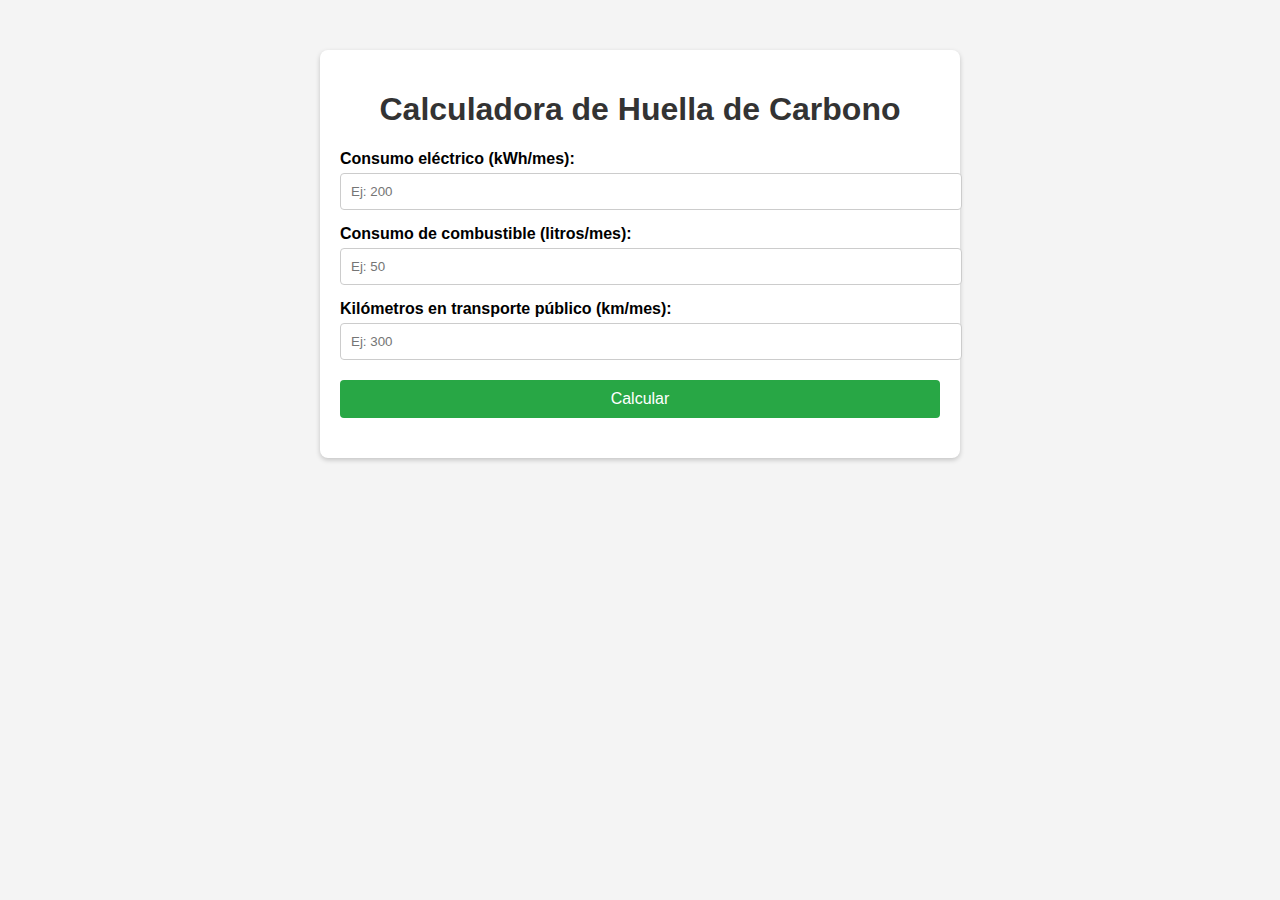
<file: calculadora carbono/index.html>
<!DOCTYPE html>
<html lang="en">
<head>
  <meta charset="UTF-8">
  <meta name="viewport" content="width=device-width, initial-scale=1.0">
  <title>Calculadora de Carbono</title>
  <link rel="stylesheet" href="estilo.css">
</head>
<body>
  <div class="container">
    <h1>Calculadora de Huella de Carbono</h1>
    <form id="carbonForm">
      <label for="electricity">Consumo eléctrico (kWh/mes):</label>
      <input type="number" id="electricity" placeholder="Ej: 200">

      <label for="fuel">Consumo de combustible (litros/mes):</label>
      <input type="number" id="fuel" placeholder="Ej: 50">

      <label for="transport">Kilómetros en transporte público (km/mes):</label>
      <input type="number" id="transport" placeholder="Ej: 300">

      <button type="button" onclick="calculateCarbon()">Calcular</button>
    </form>
    <div id="result"></div>
  </div>

  <script src="script.js"> script.js</script>
</body>
</html>
</file>
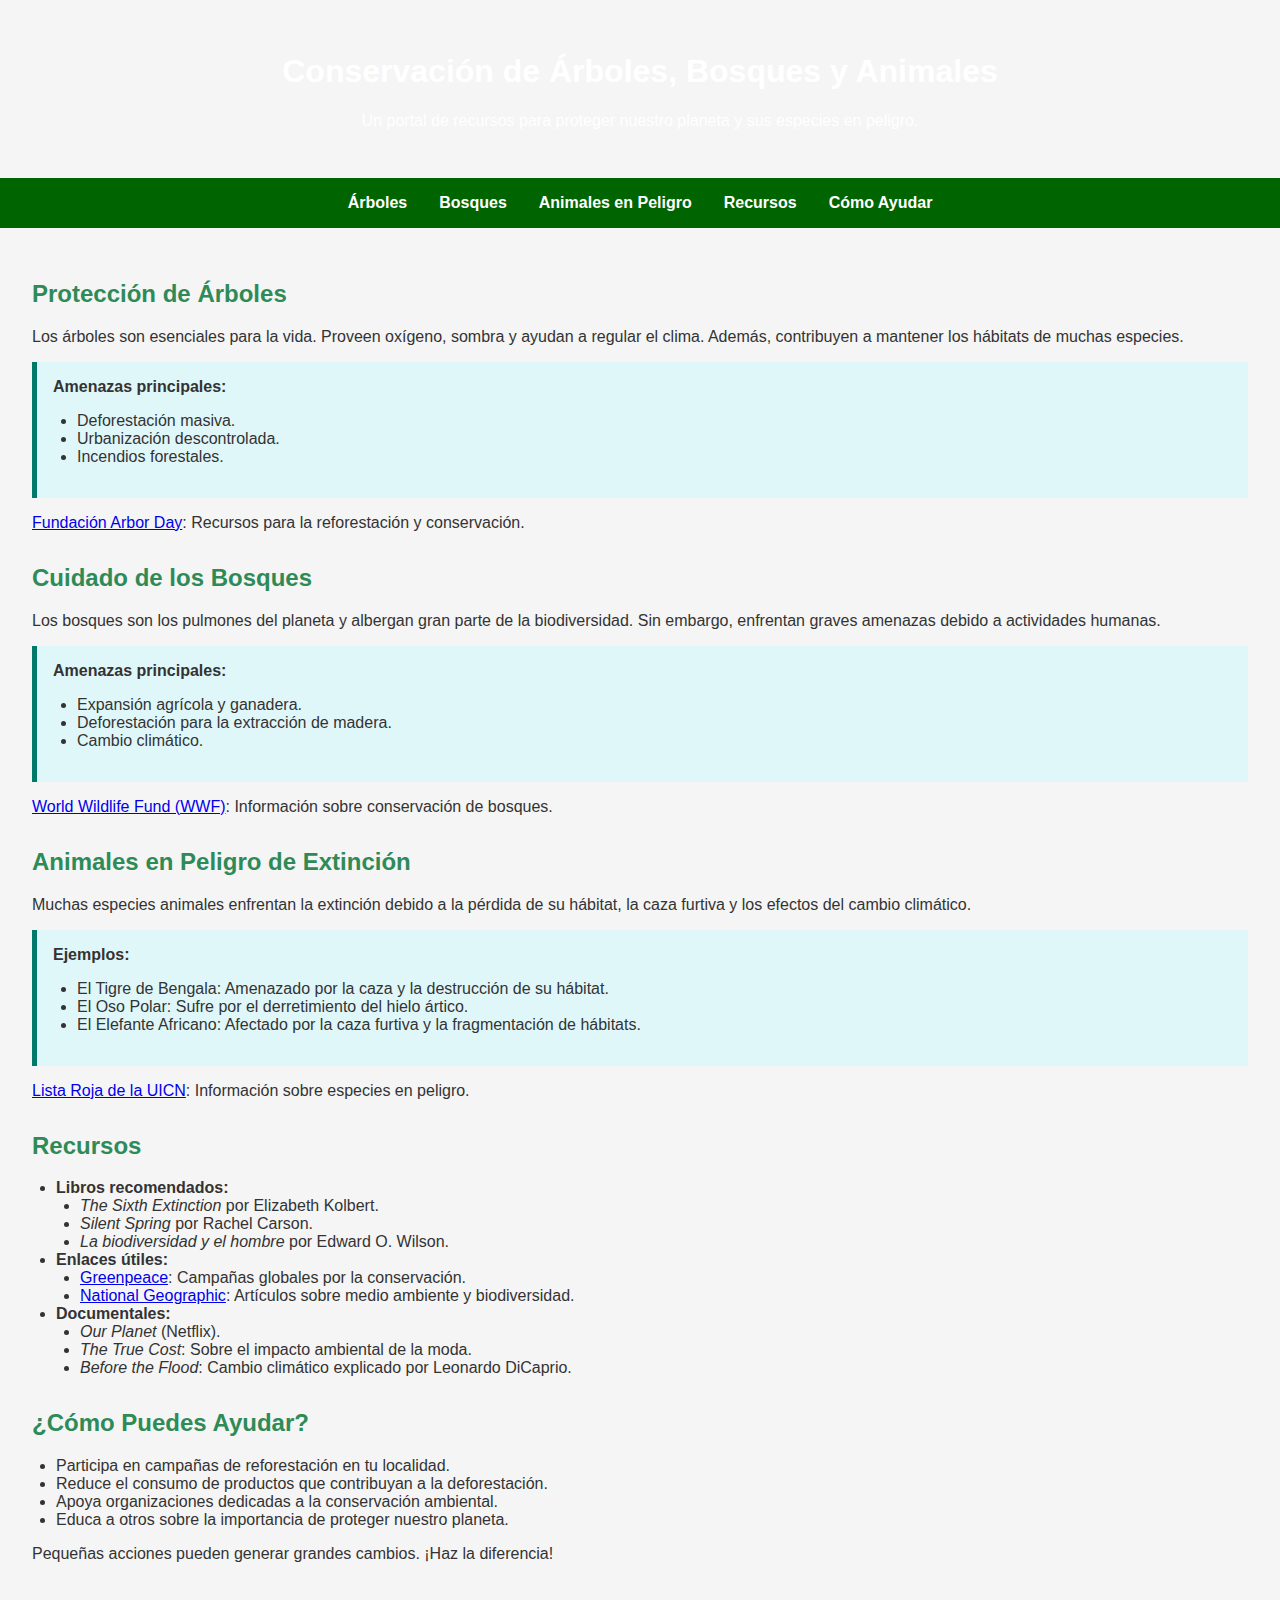
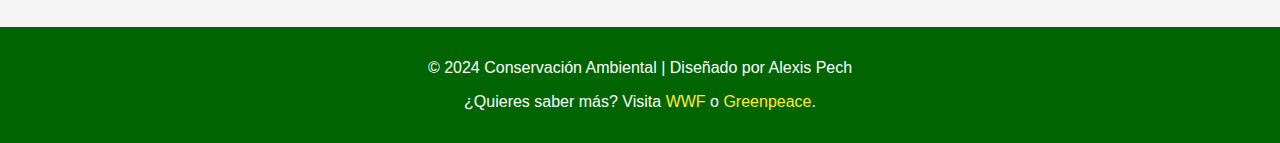
<file: biblioteca de recursos/index13.html>
<!DOCTYPE html>
<html lang="es">
<head>
    <meta charset="UTF-8">
    <meta name="viewport" content="width=device-width, initial-scale=1.0">
    <title>Conservación de Árboles, Bosques y Animales</title>
    <style>
        body {
            font-family: Arial, sans-serif;
            margin: 0;
            padding: 0;
            background-color: #f5f5f5;
            color: #333;
        }
        header {
            background-image: url('https://th.bing.com/th/id/R.d20a9f30d58470a9b1e0b341281bb062?rik=PLlnUm4nxwbpEA&pid=ImgRaw&r=0');
            background-size: cover;
            color: white;
            text-align: center;
            padding: 2rem 0;
        }
        nav {
            background-color: #006400;
            color: white;
            display: flex;
            justify-content: center;
            padding: 1rem 0;
        }
        nav a {
            color: white;
            text-decoration: none;
            margin: 0 1rem;
            font-weight: bold;
        }
        nav a:hover {
            text-decoration: underline;
        }
        main {
            padding: 2rem;
        }
        section {
            margin-bottom: 2rem;
        }
        h2 {
            color: #2e8b57;
        }
        ul {
            list-style-type: disc;
            padding-left: 1.5rem;
        }
        .highlight {
            background-color: #e0f7fa;
            padding: 1rem;
            border-left: 5px solid #00796b;
            margin-bottom: 1rem;
        }
        footer {
            background-color: #006400;
            color: white;
            text-align: center;
            padding: 1rem 0;
        }
        footer a {
            color: #ffeb3b;
            text-decoration: none;
        }
        footer a:hover {
            text-decoration: underline;
        }
    </style>
</head>
<body>
    <header>
        <h1>Conservación de Árboles, Bosques y Animales</h1>
        <p>Un portal de recursos para proteger nuestro planeta y sus especies en peligro.</p>
    </header>

    <nav>
        <a href="#arboles">Árboles</a>
        <a href="#bosques">Bosques</a>
        <a href="#animales">Animales en Peligro</a>
        <a href="#recursos">Recursos</a>
        <a href="#como-ayudar">Cómo Ayudar</a>
    </nav>

    <main>
        <section id="arboles">
            <h2>Protección de Árboles</h2>
            <p>Los árboles son esenciales para la vida. Proveen oxígeno, sombra y ayudan a regular el clima. Además, contribuyen a mantener los hábitats de muchas especies.</p>
            <div class="highlight">
                <strong>Amenazas principales:</strong>
                <ul>
                    <li>Deforestación masiva.</li>
                    <li>Urbanización descontrolada.</li>
                    <li>Incendios forestales.</li>
                </ul>
            </div>
            <p><a href="https://www.arborday.org/" target="_blank">Fundación Arbor Day</a>: Recursos para la reforestación y conservación.</p>
        </section>

        <section id="bosques">
            <h2>Cuidado de los Bosques</h2>
            <p>Los bosques son los pulmones del planeta y albergan gran parte de la biodiversidad. Sin embargo, enfrentan graves amenazas debido a actividades humanas.</p>
            <div class="highlight">
                <strong>Amenazas principales:</strong>
                <ul>
                    <li>Expansión agrícola y ganadera.</li>
                    <li>Deforestación para la extracción de madera.</li>
                    <li>Cambio climático.</li>
                </ul>
            </div>
            <p><a href="https://www.worldwildlife.org/" target="_blank">World Wildlife Fund (WWF)</a>: Información sobre conservación de bosques.</p>
        </section>

        <section id="animales">
            <h2>Animales en Peligro de Extinción</h2>
            <p>Muchas especies animales enfrentan la extinción debido a la pérdida de su hábitat, la caza furtiva y los efectos del cambio climático.</p>
            <div class="highlight">
                <strong>Ejemplos:</strong>
                <ul>
                    <li>El Tigre de Bengala: Amenazado por la caza y la destrucción de su hábitat.</li>
                    <li>El Oso Polar: Sufre por el derretimiento del hielo ártico.</li>
                    <li>El Elefante Africano: Afectado por la caza furtiva y la fragmentación de hábitats.</li>
                </ul>
            </div>
            <p><a href="https://www.iucnredlist.org/" target="_blank">Lista Roja de la UICN</a>: Información sobre especies en peligro.</p>
        </section>

        <section id="recursos">
            <h2>Recursos</h2>
            <ul>
                <li><strong>Libros recomendados:</strong>
                    <ul>
                        <li><em>The Sixth Extinction</em> por Elizabeth Kolbert.</li>
                        <li><em>Silent Spring</em> por Rachel Carson.</li>
                        <li><em>La biodiversidad y el hombre</em> por Edward O. Wilson.</li>
                    </ul>
                </li>
                <li><strong>Enlaces útiles:</strong>
                    <ul>
                        <li><a href="https://www.greenpeace.org/" target="_blank">Greenpeace</a>: Campañas globales por la conservación.</li>
                        <li><a href="https://www.nationalgeographic.com/environment/" target="_blank">National Geographic</a>: Artículos sobre medio ambiente y biodiversidad.</li>
                    </ul>
                </li>
                <li><strong>Documentales:</strong>
                    <ul>
                        <li><em>Our Planet</em> (Netflix).</li>
                        <li><em>The True Cost</em>: Sobre el impacto ambiental de la moda.</li>
                        <li><em>Before the Flood</em>: Cambio climático explicado por Leonardo DiCaprio.</li>
                    </ul>
                </li>
            </ul>
        </section>

        <section id="como-ayudar">
            <h2>¿Cómo Puedes Ayudar?</h2>
            <ul>
                <li>Participa en campañas de reforestación en tu localidad.</li>
                <li>Reduce el consumo de productos que contribuyan a la deforestación.</li>
                <li>Apoya organizaciones dedicadas a la conservación ambiental.</li>
                <li>Educa a otros sobre la importancia de proteger nuestro planeta.</li>
            </ul>
            <p>Pequeñas acciones pueden generar grandes cambios. ¡Haz la diferencia!</p>
        </section>
    </main>

    <footer>
        <p>&copy; 2024 Conservación Ambiental | Diseñado por Alexis Pech</p>
        <p>¿Quieres saber más? Visita <a href="https://www.wwf.org/" target="_blank">WWF</a> o <a href="https://www.greenpeace.org/" target="_blank">Greenpeace</a>.</p>
    </footer>
</body>
</html>
</file>
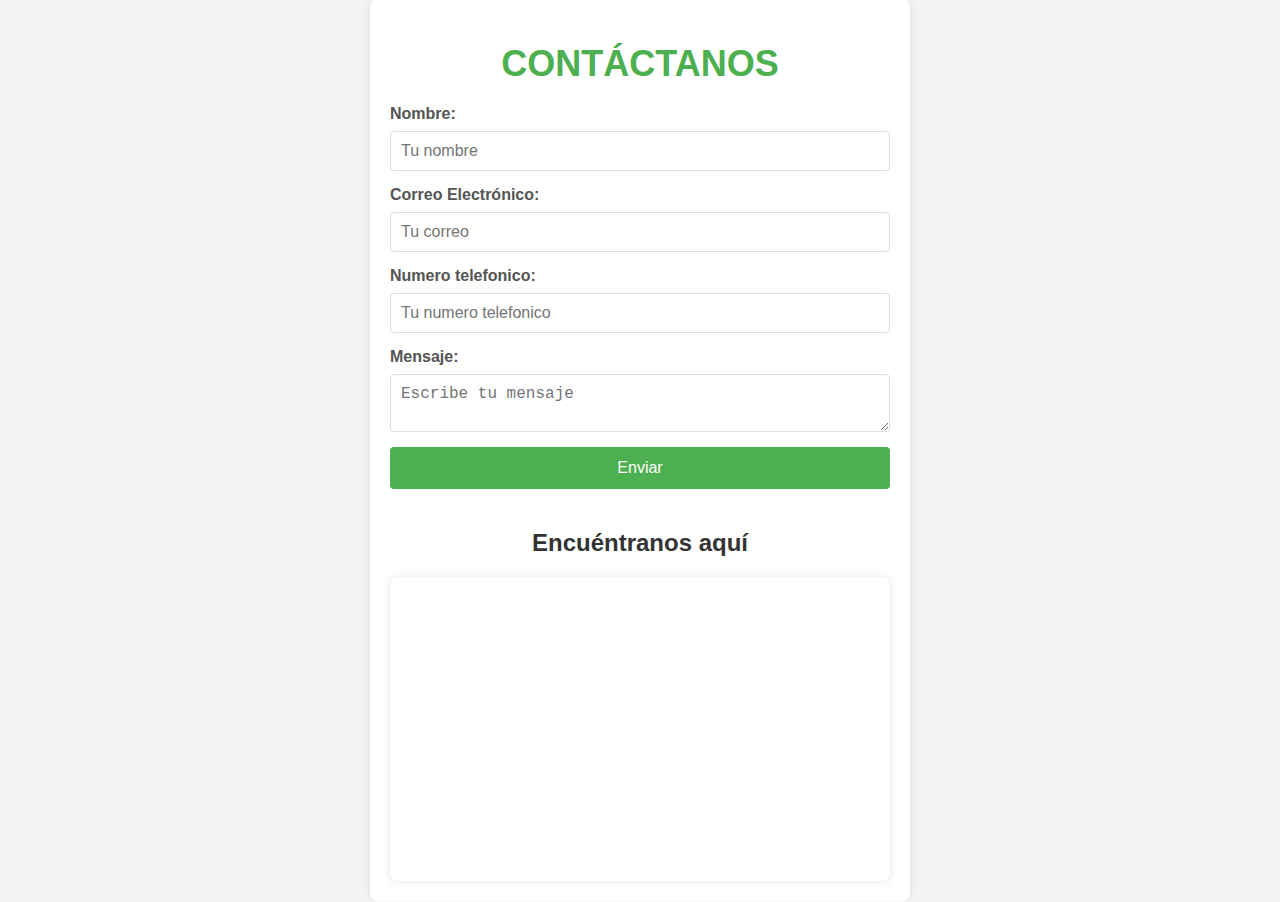
<file: Contactanos/index4.html>
<!DOCTYPE html>
<html lang="es">
<head>
    <meta charset="UTF-8">
    <meta name="viewport" content="width=device-width, initial-scale=1.0">
    <title>Contáctanos</title>
    <link rel="stylesheet" href="estilos.css">
</head>
<body>
    <div class="container">
        <h1>Contáctanos</h1>
        <form id="contact-form" class="contact-form">
            <label for="name">Nombre:</label>
            <input type="text" id="name" name="name" placeholder="Tu nombre" required>

            <label for="email">Correo Electrónico:</label>
            <input type="email" id="email" name="email" placeholder="Tu correo" required>

            <label for="numero telefonico">Numero telefonico:</label>
            <input type="numero telefonico" id="numero telefonico" name="numero telefonico" placeholder="Tu numero telefonico" required>

            <label for="message">Mensaje:</label>
            <textarea id="message" name="message" placeholder="Escribe tu mensaje" required></textarea>


            <button type="submit">Enviar</button>
        </form>
        <div id="response-message"></div>

        <!-- Ubicación de Google Maps -->
        <h2>Encuéntranos aquí</h2>
        <div class="map-container">
            <iframe 
                src="https://www.google.com/maps/embed?pb=!1m18!1m12!1m3!1d3153.9183316731755!2d-122.08574968468155!3d37.42199997982559!2m3!1f0!2f0!3f0!3m2!1i1024!2i768!4f13.1!3m3!1m2!1s0x808fb0c47b3df3af%3A0x14f6a7e740c06058!2sGoogleplex!5e0!3m2!1ses!2smx!4v1695572335076!5m2!1ses!2smx" 
                width="100%" 
                height="300" 
                style="border:0;" 
                allowfullscreen="" 
                loading="lazy" 
                referrerpolicy="no-referrer-when-downgrade">
            </iframe>
        </div>
    </div>

    <script src="script.js"></script>
</body>
</html>
</file>
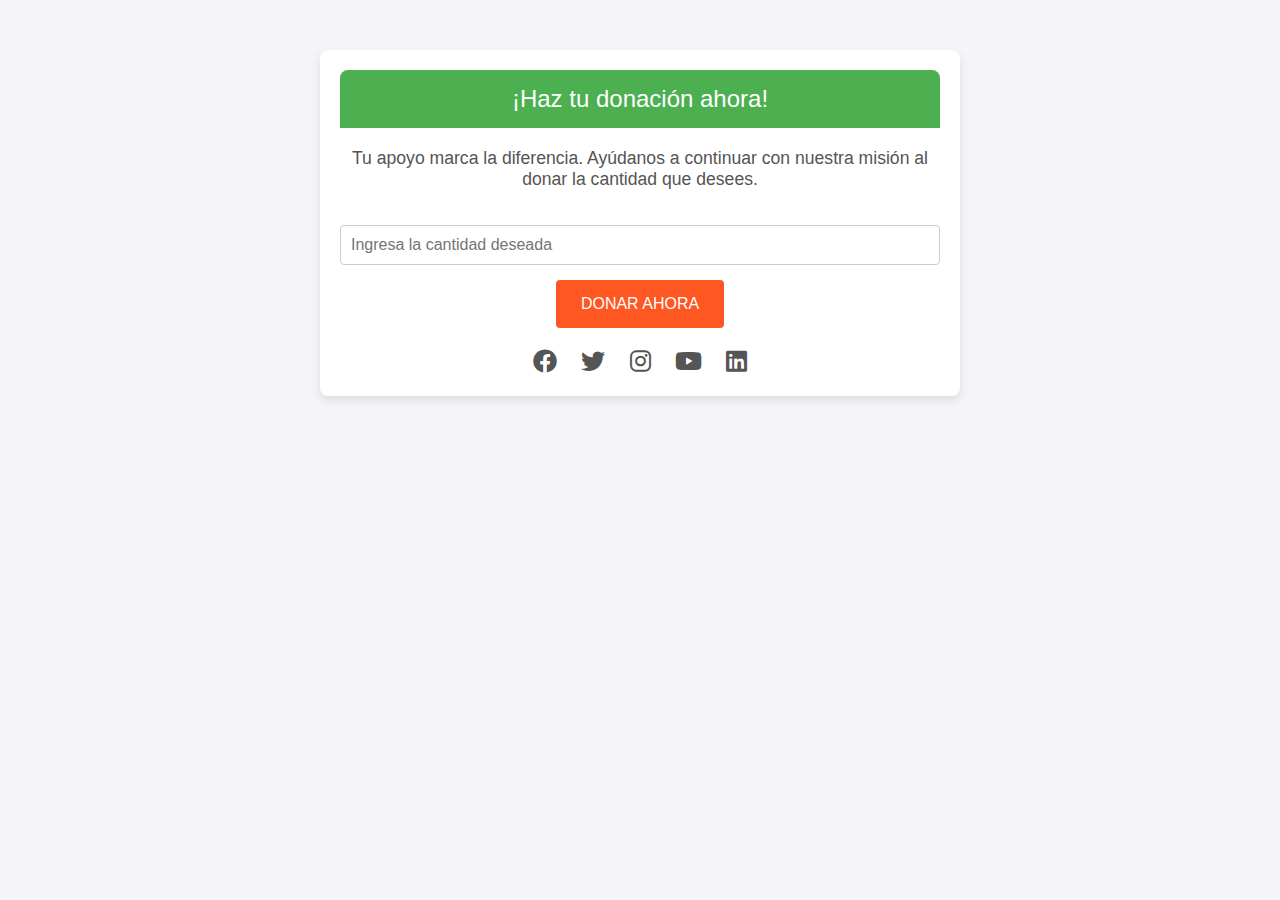
<file: donar ahora bosques/index10.html>
<!DOCTYPE html>
<html lang="en">
<head>
    <meta charset="UTF-8">
    <meta name="viewport" content="width=device-width, initial-scale=1.0">
    <title>Donar Ahora</title>
    <link href="https://cdnjs.cloudflare.com/ajax/libs/font-awesome/6.0.0-beta3/css/all.min.css" rel="stylesheet">
    <style>
        body {
            font-family: Arial, sans-serif;
            margin: 0;
            padding: 0;
            background-color: #f4f4f9;
        }
        .donate-container {
            max-width: 600px;
            margin: 50px auto;
            background: #ffffff;
            border-radius: 8px;
            box-shadow: 0 4px 10px rgba(0, 0, 0, 0.1);
            padding: 20px;
            text-align: center;
        }
        .donate-header {
            background: #4CAF50;
            color: white;
            padding: 15px;
            border-radius: 8px 8px 0 0;
            font-size: 1.5em;
        }
        .donate-description {
            margin: 20px 0;
            color: #555;
            font-size: 1.1em;
        }
        .donate-button {
            background-color: #ff5722;
            color: white;
            border: none;
            padding: 15px 25px;
            font-size: 1em;
            border-radius: 4px;
            cursor: pointer;
            text-transform: uppercase;
        }
        .donate-button:hover {
            background-color: #e64a19;
        }
        .amount-input {
            margin: 15px 0;
            padding: 10px;
            font-size: 1em;
            width: 100%;
            border: 1px solid #ccc;
            border-radius: 4px;
            box-sizing: border-box;
        }
        .thank-you-message {
            display: none;
            margin-top: 20px;
            font-size: 1.2em;
            color: #4CAF50;
        }
        .social-links {
            margin-top: 20px;
        }
        .social-links a {
            margin: 0 10px;
            text-decoration: none;
            color: #555;
            font-size: 1.5em;
            transition: color 0.3s;
        }
        .social-links a:hover {
            color: #4CAF50;
        }
    </style>
</head>
<body>

    <div class="donate-container">
        <div class="donate-header">
            ¡Haz tu donación ahora!
        </div>
        <p class="donate-description">
            Tu apoyo marca la diferencia. Ayúdanos a continuar con nuestra misión al donar la cantidad que desees.
        </p>
        <form id="donation-form" action="https://www.paypal.com/donate" method="post">
            <input 
                type="number" 
                name="amount" 
                class="amount-input" 
                placeholder="Ingresa la cantidad deseada" 
                min="1" 
                required>
            <button type="submit" class="donate-button">Donar Ahora</button>
        </form>
        <div class="thank-you-message" id="thank-you-message">
            ¡Gracias por tu donación! Te invitamos a seguirnos en nuestras redes sociales para conocer más sobre nuestro trabajo.
        </div>
        <div class="social-links">
            <a href="https://www.facebook.com/" target="_blank"><i class="fab fa-facebook"></i></a>
            <a href="https://www.twitter.com/" target="_blank"><i class="fab fa-twitter"></i></a>
            <a href="https://www.instagram.com/" target="_blank"><i class="fab fa-instagram"></i></a>
            <a href="https://www.youtube.com/" target="_blank"><i class="fab fa-youtube"></i></a>
            <a href="https://www.linkedin.com/" target="_blank"><i class="fab fa-linkedin"></i></a>
        </div>
    </div>

    <script>
        // Simular el agradecimiento tras enviar el formulario
        const form = document.getElementById('donation-form');
        const thankYouMessage = document.getElementById('thank-you-message');

        form.addEventListener('submit', function(event) {
            event.preventDefault();
            thankYouMessage.style.display = 'block';
            form.style.display = 'none';
        });
    </script>

</body>
</html>
</file>
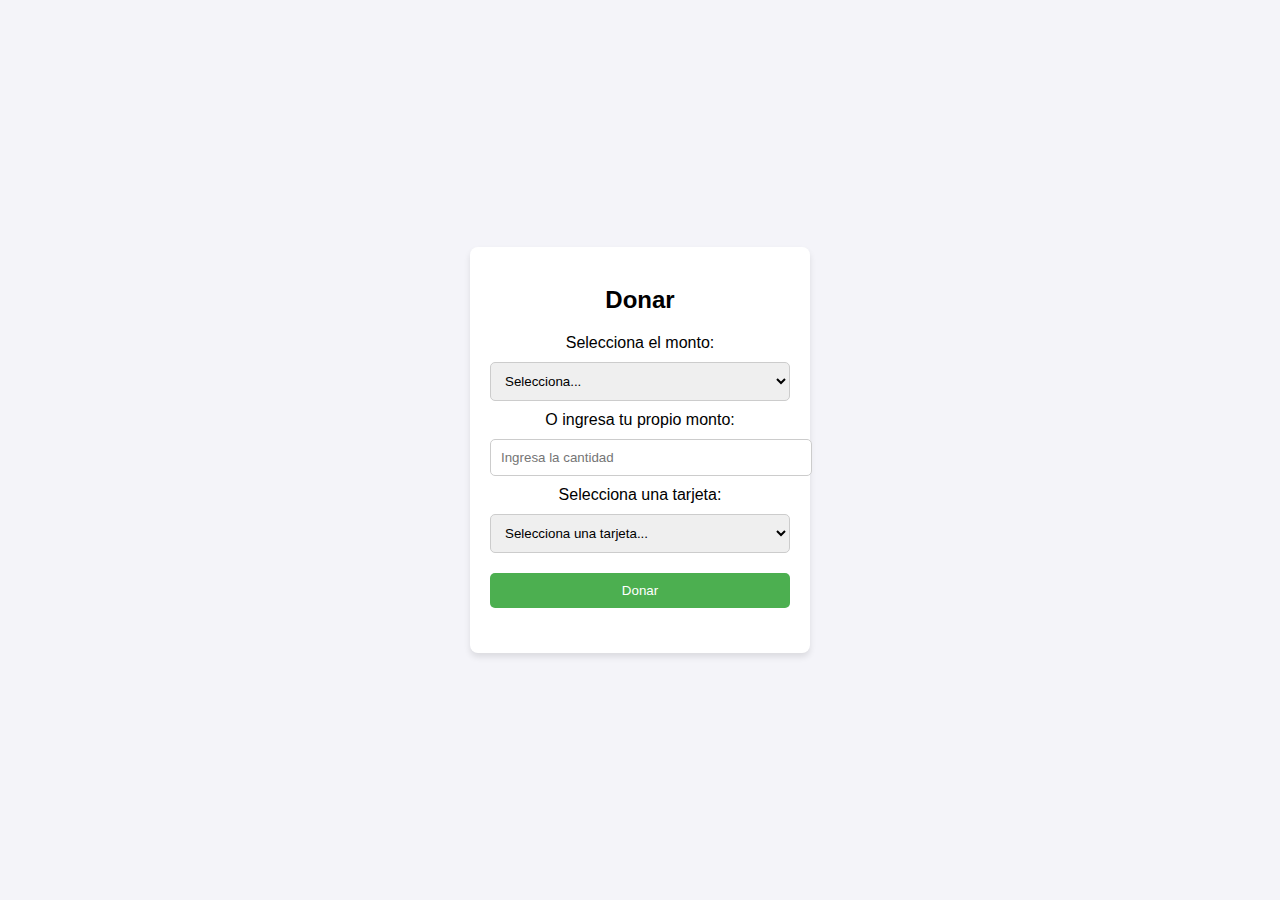
<file: donar bosques/index6.html>
<!DOCTYPE html>
<html lang="es">
<head>
    <meta charset="UTF-8">
    <meta name="viewport" content="width=device-width, initial-scale=1.0">
    <title>Donar</title>
    <style>
        body {
            font-family: Arial, sans-serif;
            background-color: #f4f4f9;
            display: flex;
            justify-content: center;
            align-items: center;
            height: 100vh;
            margin: 0;
        }
        .donation-container {
            background: #fff;
            padding: 20px;
            border-radius: 8px;
            box-shadow: 0 4px 6px rgba(0, 0, 0, 0.1);
            width: 300px;
            text-align: center;
        }
        h2 {
            margin-bottom: 20px;
        }
        select, input, button {
            width: 100%;
            padding: 10px;
            margin: 10px 0;
            border: 1px solid #ccc;
            border-radius: 5px;
        }
        button {
            background-color: #4caf50;
            color: #fff;
            border: none;
            cursor: pointer;
            transition: background-color 0.3s ease;
        }
        button:hover {
            background-color: #45a049;
        }
        .message {
            margin-top: 15px;
            font-weight: bold;
            color: #333;
        }
    </style>
</head>
<body>
    <div class="donation-container">
        <h2>Donar</h2>
        <label for="amount">Selecciona el monto:</label>
        <select id="amount">
            <option value="">Selecciona...</option>
            <option value="50">50 pesos</option>
            <option value="100">100 pesos</option>
            <option value="200">200 pesos</option>
            <option value="300">300 pesos</option>
            <option value="1000">1000 pesos</option>
        </select>

        <label for="custom-amount">O ingresa tu propio monto:</label>
        <input type="number" id="custom-amount" placeholder="Ingresa la cantidad" min="1">

        <label for="card">Selecciona una tarjeta:</label>
        <select id="card">
            <option value="">Selecciona una tarjeta...</option>
            <option value="BBVA: 5701-8441-7009-1234">BBVA: 5701-8441-7009-1234</option>
            <option value="Santander: 4580-5091-1143-5678">Santander: 4580-5091-1143-5678</option>
            <option value="2325-8102-6701-9101">HSBC: 2325-8102-6701-9101</option>
        </select>

        <button id="donate-btn">Donar</button>

        <div class="message" id="message"></div>
    </div>

    <script>
        document.getElementById("donate-btn").addEventListener("click", function() {
            const selectedAmount = document.getElementById("amount").value;
            const customAmount = document.getElementById("custom-amount").value;
            const card = document.getElementById("card").value;
            const messageDiv = document.getElementById("message");

            let amount;

            if (customAmount) {
                amount = parseFloat(customAmount);
                if (isNaN(amount) || amount <= 0) {
                    messageDiv.textContent = "Por favor, ingresa un monto válido.";
                    messageDiv.style.color = "red";
                    return;
                }
            } else if (selectedAmount) {
                amount = parseFloat(selectedAmount);
            } else {
                messageDiv.textContent = "Por favor, selecciona un monto o ingresa uno.";
                messageDiv.style.color = "red";
                return;
            }

            if (!card) {
                messageDiv.textContent = "Por favor, selecciona una tarjeta.";
                messageDiv.style.color = "red";
                return;
            }

            messageDiv.textContent = `¡Gracias por tu donación de ${amount} pesos usando la tarjeta terminada en ${card.slice(-4)}!`;
            messageDiv.style.color = "green";
        });
    </script>
</body>
</html>
</file>
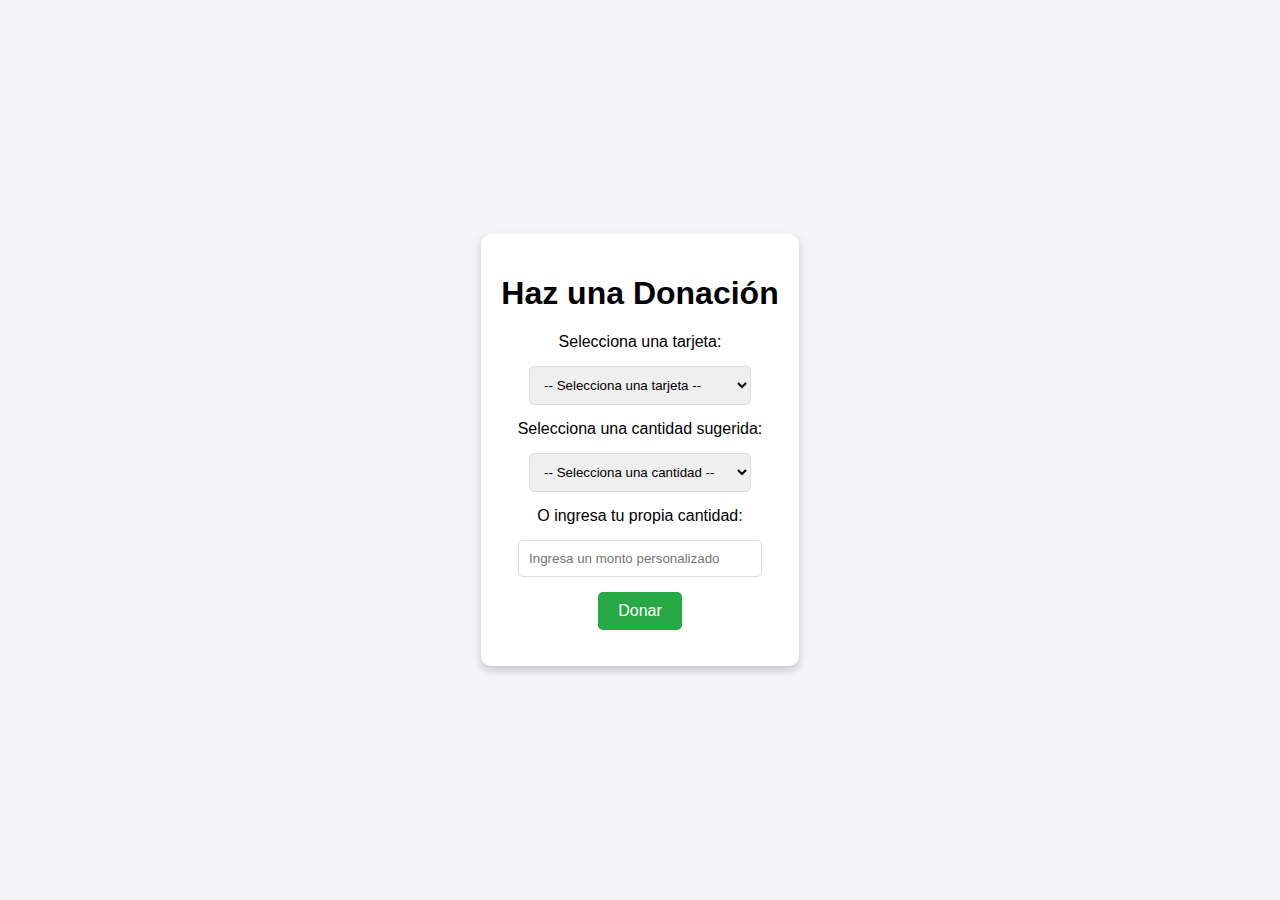
<file: donar/index2.html>
<!DOCTYPE html>
<html lang="en">
<head>
  <meta charset="UTF-8">
  <meta name="viewport" content="width=device-width, initial-scale=1.0">
  <title>Donaciones</title>
  <style>
    body {
      font-family: Arial, sans-serif;
      display: flex;
      justify-content: center;
      align-items: center;
      height: 100vh;
      margin: 0;
      background-color: #f4f4f9;
    }
    .container {
      background: #ffffff;
      padding: 20px;
      border-radius: 10px;
      box-shadow: 0 4px 10px rgba(0, 0, 0, 0.2);
      max-width: 400px;
      text-align: center;
    }
    select, input[type="number"] {
      width: 80%;
      padding: 10px;
      margin: 15px 0;
      border: 1px solid #ddd;
      border-radius: 5px;
    }
    button {
      background-color: #28a745;
      color: white;
      border: none;
      padding: 10px 20px;
      border-radius: 5px;
      cursor: pointer;
      font-size: 16px;
    }
    button:hover {
      background-color: #218838;
    }
    .response {
      margin-top: 15px;
      font-weight: bold;
      color: #333;
    }
  </style>
</head>
<body>
  <div class="container">
    <h1>Haz una Donación</h1>
    <form id="donationForm">
      <!-- Selección de tarjeta -->
      <label for="account">Selecciona una tarjeta:</label><br>
      <select id="account" name="account">
        <option value="" disabled selected>-- Selecciona una tarjeta --</option>
        <option value="5701-8441-7009-1234">BBVA: 5701-8441-7009-1234</option>
        <option value="4580-5091-1143-5678">Santander: 4580-5091-1143-5678</option>
        <option value="2325-8102-6701-9101">HSBC: 2325-8102-6701-9101</option>
      </select><br>

      <!-- Selección de cantidad sugerida -->
      <label for="suggestedAmount">Selecciona una cantidad sugerida:</label><br>
      <select id="suggestedAmount" name="suggestedAmount" onchange="clearCustomAmount()">
        <option value="" disabled selected>-- Selecciona una cantidad --</option>
        <option value="10">10 pesos</option>
        <option value="20">20 pesos</option>
        <option value="1000">1000 pesos</option>
        <option value="5000">5000 pesos</option>
        <option value="10000">10000 pesos</option>
      </select><br>

      <!-- Cantidad personalizada -->
      <label for="customAmount">O ingresa tu propia cantidad:</label><br>
      <input type="number" id="customAmount" name="customAmount" placeholder="Ingresa un monto personalizado" min="1" onchange="clearSuggestedAmount()"><br>
      
      <button type="button" onclick="simulateDonation()">Donar</button>
    </form>
    <p id="response" class="response"></p>
  </div>

  <script>
    // Limpiar la cantidad personalizada si se selecciona una cantidad sugerida
    function clearCustomAmount() {
      document.getElementById('customAmount').value = '';
    }

    // Limpiar la cantidad sugerida si se ingresa una cantidad personalizada
    function clearSuggestedAmount() {
      document.getElementById('suggestedAmount').value = '';
    }

    // Simular la donación
    function simulateDonation() {
      const account = document.getElementById('account').value;
      const suggestedAmount = document.getElementById('suggestedAmount').value;
      const customAmount = document.getElementById('customAmount').value;
      const amount = customAmount || suggestedAmount; // Usar cantidad personalizada o sugerida

      if (account && amount > 0) {
        const responseMessage = `¡Gracias por tu donación de $${amount} a la tarjeta ${account}! Tu apoyo es importante.`;
        document.getElementById('response').innerText = responseMessage;
      } else {
        document.getElementById('response').innerText = 'Por favor, selecciona una tarjeta y/o ingresa una cantidad válida.';
      }
    }
  </script>
</body>
</html>
</file>
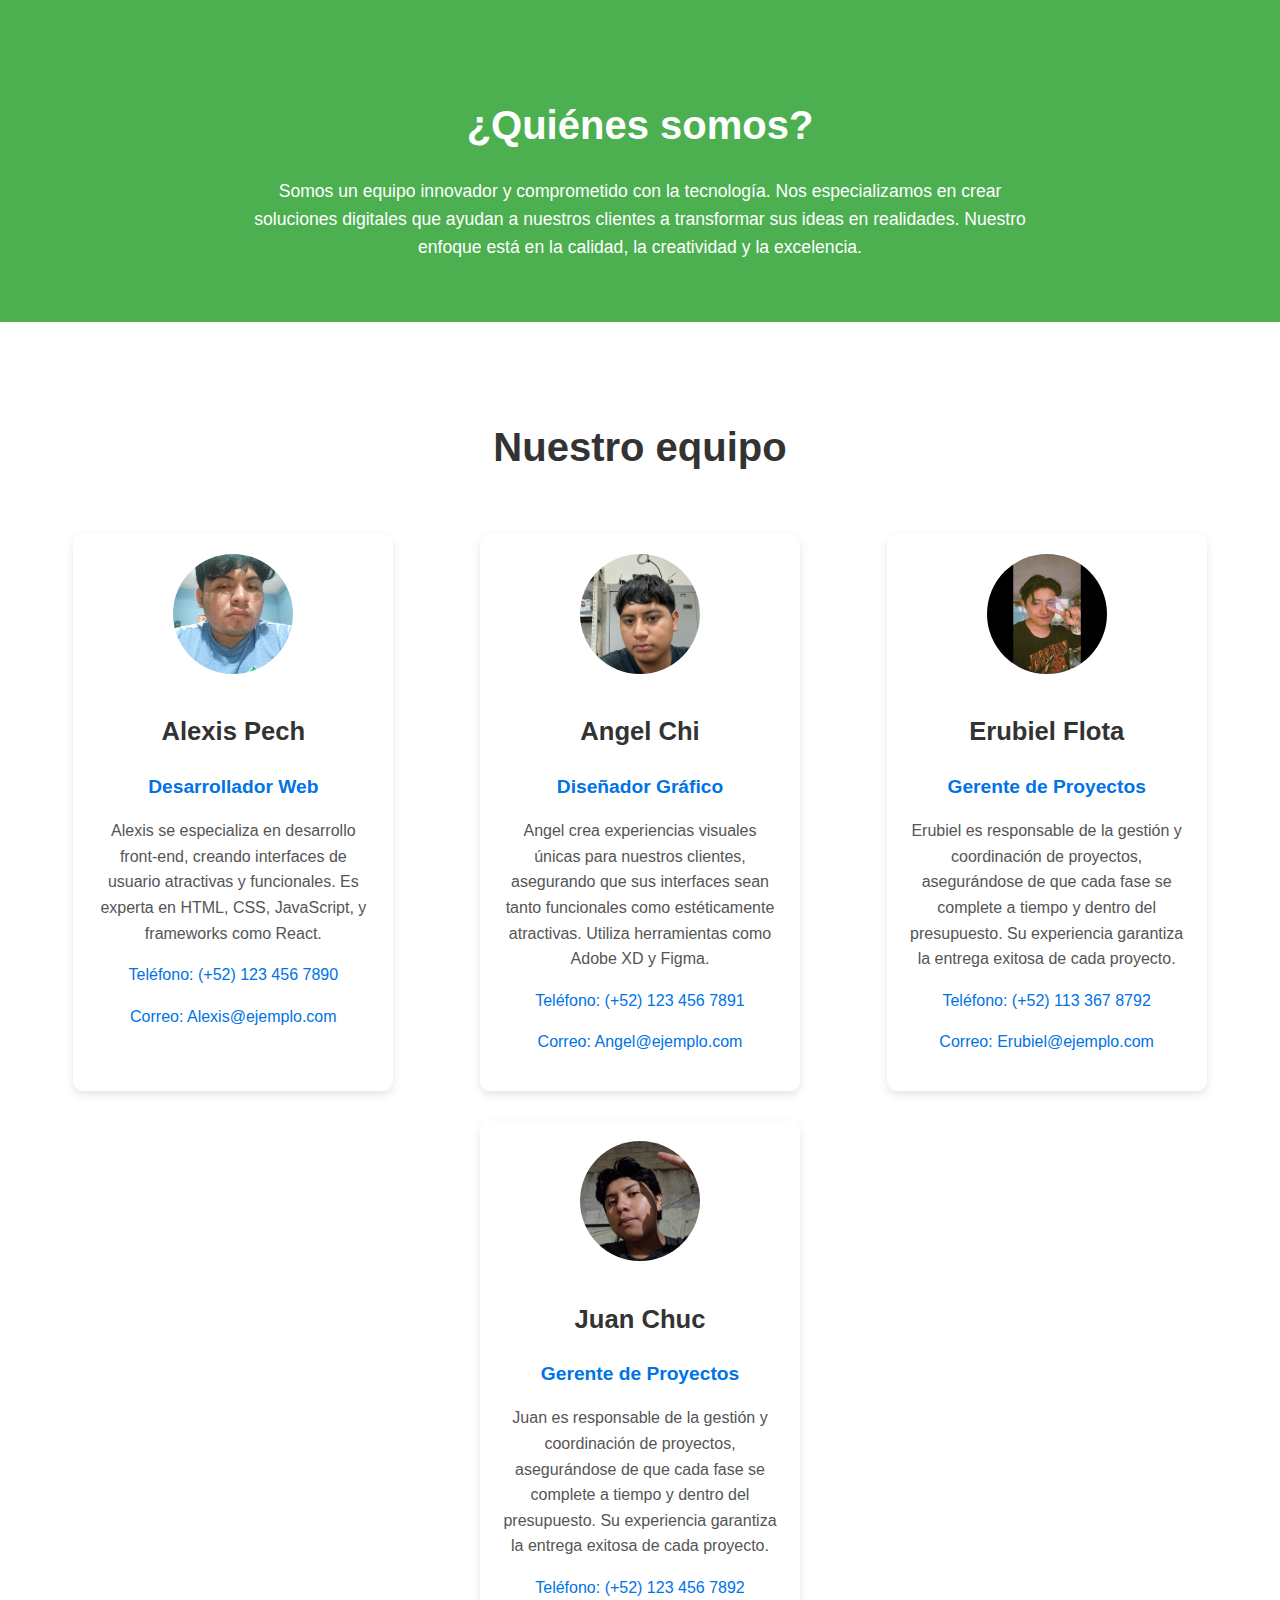
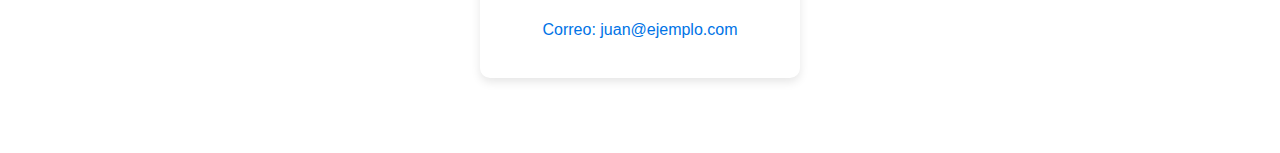
<file: nosotros/index5.html>
<!DOCTYPE html>
<html lang="es">
<head>
    <meta charset="UTF-8">
    <meta name="viewport" content="width=device-width, initial-scale=1.0">
    <title>Nosotros</title>
    <link rel="stylesheet" href="estilos.css">
</head>
<body>
    <section class="about">
        <h2>¿Quiénes somos?</h2>
        <p>Somos un equipo innovador y comprometido con la tecnología. Nos especializamos en crear soluciones digitales que ayudan a nuestros clientes a transformar sus ideas en realidades. Nuestro enfoque está en la calidad, la creatividad y la excelencia.</p>
    </section>

    <section class="team">
        <h2>Nuestro equipo</h2>
        
        <div class="team-member">
            <img src="fotos/alexis.jpg" alt="Alexis Pech" class="team-photo">
            <h3>Alexis Pech</h3>
            <p class="role">Desarrollador Web</p>
            <p class="description">Alexis se especializa en desarrollo front-end, creando interfaces de usuario atractivas y funcionales. Es experta en HTML, CSS, JavaScript, y frameworks como React.</p>
            <p class="contact">Teléfono: <strong>(+52) 123 456 7890</strong></p>
            <p class="contact">Correo: <a href="mailto:Alexis@ejemplo.com">Alexis@ejemplo.com</a></p>
        </div>

        <div class="team-member">
            <img src="fotos/angel.jpg" alt="Angel Chi" class="team-photo">
            <h3>Angel Chi</h3>
            <p class="role">Diseñador Gráfico</p>
            <p class="description">Angel crea experiencias visuales únicas para nuestros clientes, asegurando que sus interfaces sean tanto funcionales como estéticamente atractivas. Utiliza herramientas como Adobe XD y Figma.</p>
            <p class="contact">Teléfono: <strong>(+52) 123 456 7891</strong></p>
            <p class="contact">Correo: <a href="mailto:Angel@ejemplo.com">Angel@ejemplo.com</a></p>
        </div>

        <div class="team-member">
           <img src="fotos/erubiel.jpg" alt="Erubiel Flota" class="team-photo">
            <h3>Erubiel Flota</h3>
            <p class="role">Gerente de Proyectos</p>
            <p class="description">Erubiel es responsable de la gestión y coordinación de proyectos, asegurándose de que cada fase se complete a tiempo y dentro del presupuesto. Su experiencia garantiza la entrega exitosa de cada proyecto.</p>
            <p class="contact">Teléfono: <strong>(+52) 113 367 8792</strong></p>
            <p class="contact">Correo: <a href="mailto:Erubiel@ejemplo.com">Erubiel@ejemplo.com</a></p>
        </div>

        <div class="team-member">
            <img src="fotos/juan.jpg" alt="Juan Chuc" class="team-photo">
            <h3>Juan Chuc</h3>
            <p class="role">Gerente de Proyectos</p>
            <p class="description">Juan es responsable de la gestión y coordinación de proyectos, asegurándose de que cada fase se complete a tiempo y dentro del presupuesto. Su experiencia garantiza la entrega exitosa de cada proyecto.</p>
            <p class="contact">Teléfono: <strong>(+52) 123 456 7892</strong></p>
            <p class="contact">Correo: <a href="mailto:juan@ejemplo.com">juan@ejemplo.com</a></p>
        </div>
    </section>
</body>
</html>
</file>
<file: calculadora carbono/estilo.css>
body {
  font-family: Arial, sans-serif;
  margin: 0;
  padding: 0;
  background-color: #f4f4f4;
}

.container {
  max-width: 600px;
  margin: 50px auto;
  padding: 20px;
  background: white;
  box-shadow: 0 2px 5px rgba(0, 0, 0, 0.2);
  border-radius: 8px;
}

h1 {
  text-align: center;
  color: #333;
}

form label {
  display: block;
  margin-top: 15px;
  font-weight: bold;
}

form input {
  width: 100%;
  padding: 10px;
  margin-top: 5px;
  border: 1px solid #ccc;
  border-radius: 4px;
}

button {
  display: block;
  width: 100%;
  padding: 10px;
  margin-top: 20px;
  background-color: #28a745;
  color: white;
  border: none;
  border-radius: 4px;
  cursor: pointer;
  font-size: 16px;
}

button:hover {
  background-color: #218838;
}

#result {
  margin-top: 20px;
  text-align: center;
  font-size: 18px;
  color: #555;
}
</file>
<file: Contactanos/estilos.css>
/* Estilos generales */
body {
    font-family: Arial, sans-serif;
    background-color: #f4f4f4;
    margin: 0;
    padding: 0;
    display: flex;
    justify-content: center;
    align-items: center;
    height: 100vh;
}

/* Contenedor principal */
.container {
    background-color: white;
    padding: 20px;
    box-shadow: 0 0 10px rgba(0, 0, 0, 0.1);
    border-radius: 8px;
    width: 100%;
    max-width: 500px;
}

/* Estilo del título "Contáctanos" */
h1 {
    text-align: center;
    color: #4CAF50; /* Un color destacado, puedes cambiarlo */
    font-size: 36px; /* Aumentar el tamaño del texto */
    margin-bottom: 20px; /* Espaciado debajo del título */
    font-weight: bold; /* Hacer el título en negrita */
    text-transform: uppercase; /* Opcional, hace el texto en mayúsculas */
}

/* Estilo para el subtítulo del mapa */
h2 {
    text-align: center;
    color: #333;
    font-size: 24px;
    margin-top: 40px;
}

/* Estilos del formulario */
.contact-form {
    display: flex;
    flex-direction: column;
}

.contact-form label {
    margin-bottom: 8px;
    font-weight: bold;
    color: #555;
}

.contact-form input,
.contact-form textarea {
    padding: 10px;
    margin-bottom: 15px;
    border: 1px solid #ddd;
    border-radius: 4px;
    font-size: 16px;
}

.contact-form button {
    background-color: #4CAF50;
    color: white;
    border: none;
    padding: 12px;
    font-size: 16px;
    cursor: pointer;
    border-radius: 4px;
    transition: background-color 0.3s ease;
}

.contact-form button:hover {
    background-color: #45a049;
}

/* Estilos del mapa */
.map-container {
    margin-top: 20px;
    text-align: center;
    border-radius: 8px;
    overflow: hidden;
    box-shadow: 0 0 10px rgba(0, 0, 0, 0.1);
}
</file>
<file: nosotros/estilos.css>
body {
    font-family: 'Arial', sans-serif;
    margin: 0;
    padding: 0;
    background-color: #4CAF50;  /* Fondo verde en toda la página */
    color: #333;
    line-height: 1.6;
}

/* Estilo para la sección 'Nosotros' */
section.about {
    padding: 60px;
    text-align: center;
    color: #fff;
    animation: fadeIn 1.5s ease-in-out;  /* Animación de desvanecimiento */
}

section.about h2 {
    font-size: 2.5rem;
    margin-bottom: 20px;
    animation: slideInFromLeft 1s ease-out;
}

section.about p {
    font-size: 1.1rem;
    max-width: 800px;
    margin: 0 auto;
    color: #ffffff;
}

/* Estilo para la sección de 'Nuestro equipo' */
section.team {
    padding: 60px 30px;
    text-align: center;
    background-color: #ffffff;  /* Fondo blanco para la sección del equipo */
    display: flex;
    justify-content: space-around;
    flex-wrap: wrap;
    animation: fadeInUp 1.5s ease-out;
}

section.team h2 {
    font-size: 2.5rem;
    color: #333;
    margin-bottom: 40px;
    width: 100%;
}

/* Estilos para cada miembro del equipo */
.team-member {
    background-color: #fff;
    width: 280px;
    margin: 15px;
    padding: 20px;
    box-shadow: 0 4px 10px rgba(0, 0, 0, 0.1);
    border-radius: 10px;
    text-align: center;
    transition: transform 0.3s ease, box-shadow 0.3s ease;  /* Transición de movimiento y sombra */
}

.team-member:hover {
    transform: translateY(-10px);  /* Movimiento hacia arriba */
    box-shadow: 0 10px 20px rgba(0, 0, 0, 0.15);  /* Sombra más intensa al hacer hover */
}

.team-photo {
    width: 120px;
    height: 120px;
    border-radius: 50%;
    margin-bottom: 20px;
    object-fit: cover;
}

h3 {
    font-size: 1.6rem;
    color: #333;
    margin: 10px 0;
}

.role {
    font-size: 1.2rem;
    color: #0073e6;
    font-weight: bold;
    margin-bottom: 10px;
}

.description {
    font-size: 1rem;
    color: #555;
    margin-bottom: 15px;
}

.contact {
    font-size: 1rem;
    color: #0073e6;
}

.contact a {
    color: #0073e6;
    text-decoration: none;
}

.contact a:hover {
    text-decoration: underline;
}

.contact strong {
    font-weight: normal;
}

/* Animaciones */
@keyframes fadeIn {
    0% { opacity: 0; }
    100% { opacity: 1; }
}

@keyframes slideInFromLeft {
    0% { transform: translateX(-100%); }
    100% { transform: translateX(0); }
}

@keyframes fadeInUp {
    0% { opacity: 0; transform: translateY(50px); }
    100% { opacity: 1; transform: translateY(0); }
}
</file>
